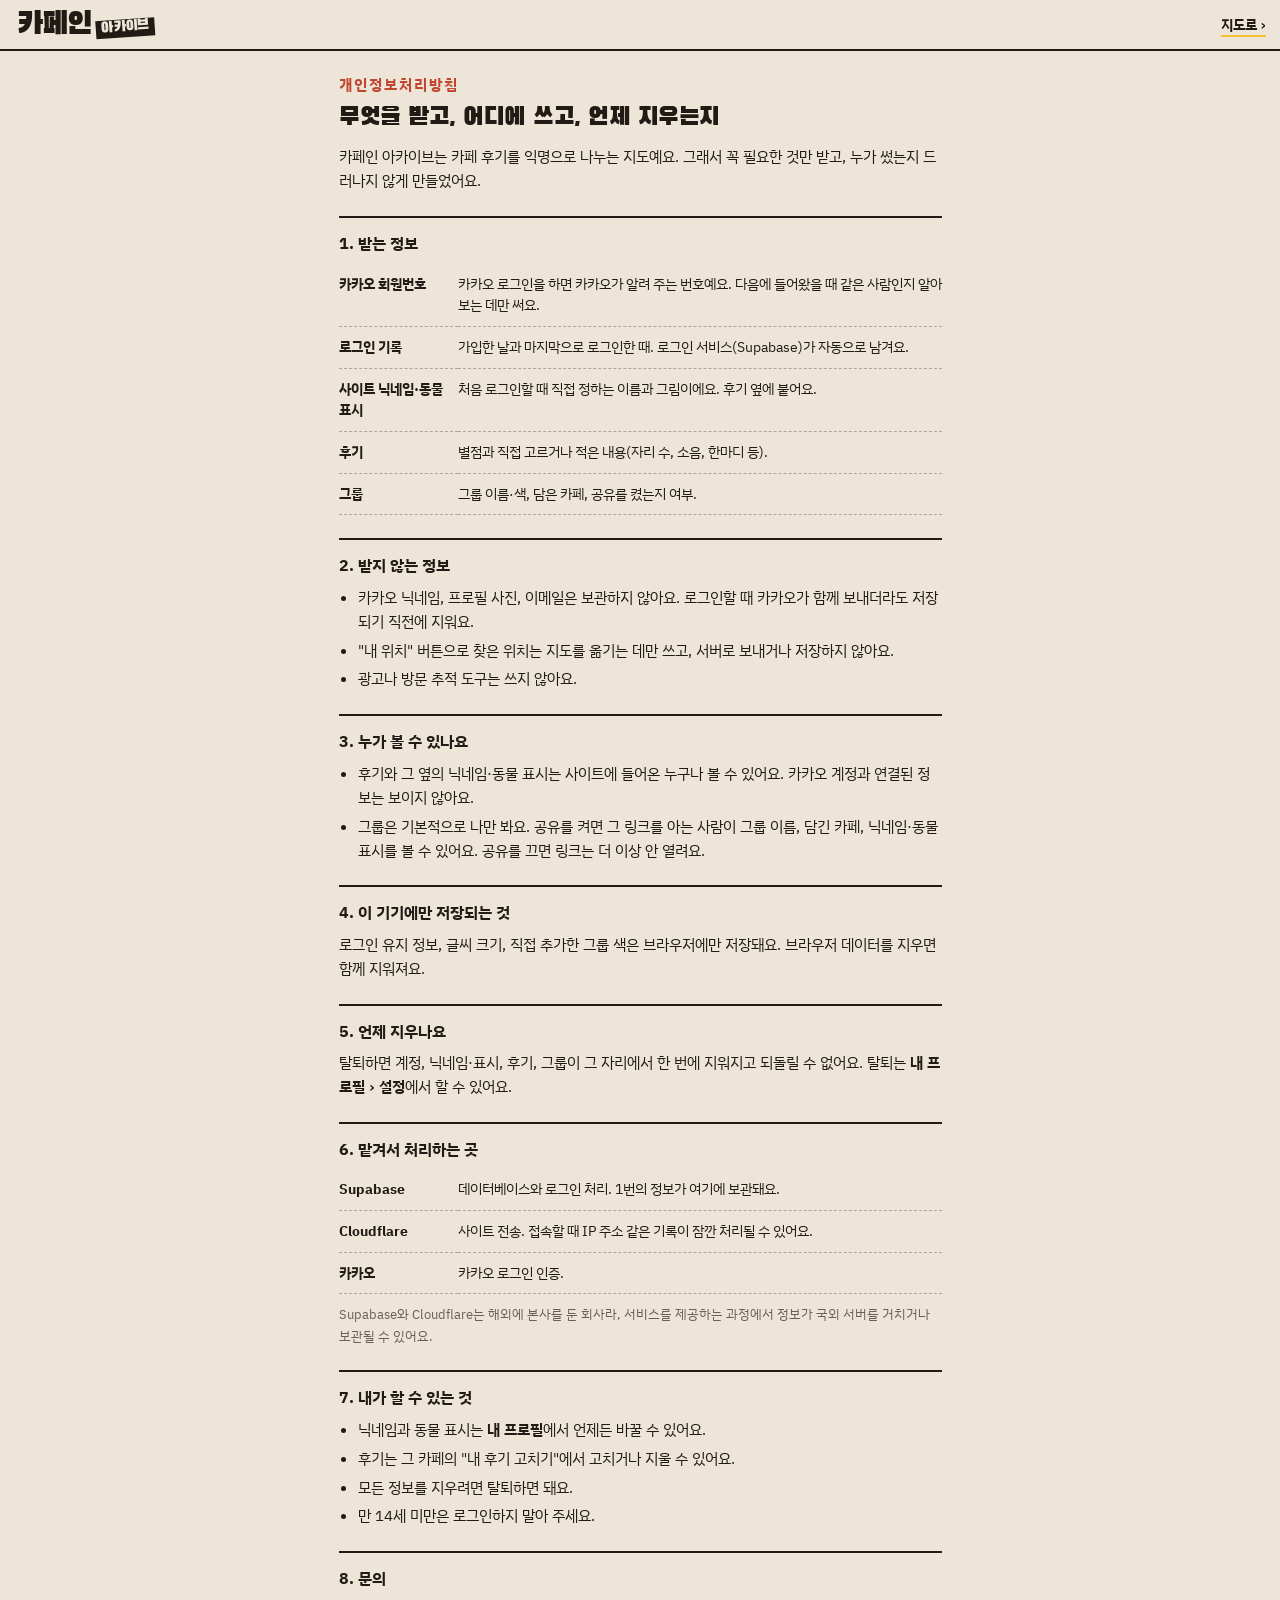
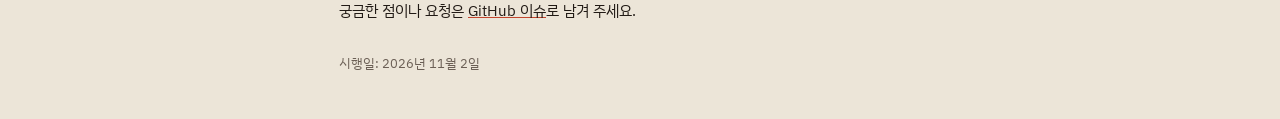
<file: public/privacy.html>
<!doctype html>
<html lang="ko">
<head>
<meta charset="utf-8">
<meta name="viewport" content="width=device-width, initial-scale=1, viewport-fit=cover">
<meta name="theme-color" content="#ece5d8">
<title>개인정보처리방침 · 카페인 아카이브</title>
<link rel="icon" href="assets/icons/favicon-32.png" sizes="32x32">
<link rel="preconnect" href="https://fonts.googleapis.com">
<link rel="preconnect" href="https://fonts.gstatic.com" crossorigin>
<link href="https://fonts.googleapis.com/css2?family=Black+Han+Sans&family=IBM+Plex+Sans+KR:wght@400;500;700&display=swap" rel="stylesheet">
<link rel="stylesheet" href="css/base.css">
<link rel="stylesheet" href="css/map.css">
<link rel="stylesheet" href="css/cafe.css">
<link rel="stylesheet" href="css/account.css">
<link rel="stylesheet" href="css/filters.css">
<link rel="stylesheet" href="css/me.css">
<link rel="stylesheet" href="css/doc.css">
<link rel="stylesheet" href="css/wide.css">
<script>try { var f = localStorage.getItem('caffeine-fs'); if (f) document.documentElement.dataset.fs = f; } catch (e) {}</script>
</head>
<body class="doc">

<header class="top">
  <h1 class="logo"><a href="./" aria-label="카페인 아카이브 지도로">카페인<span>아카이브</span></a></h1>
  <a class="doc-back" href="./">지도로 ›</a>
</header>

<main class="doc-body">
  <p class="doc-kicker">개인정보처리방침</p>
  <h2>무엇을 받고, 어디에 쓰고, 언제 지우는지</h2>
  <p class="doc-lead">카페인 아카이브는 카페 후기를 익명으로 나누는 지도예요. 그래서 꼭 필요한 것만 받고, 누가 썼는지 드러나지 않게 만들었어요.</p>

  <section>
    <h3>1. 받는 정보</h3>
    <table>
      <tr><th>카카오 회원번호</th><td>카카오 로그인을 하면 카카오가 알려 주는 번호예요. 다음에 들어왔을 때 같은 사람인지 알아보는 데만 써요.</td></tr>
      <tr><th>로그인 기록</th><td>가입한 날과 마지막으로 로그인한 때. 로그인 서비스(Supabase)가 자동으로 남겨요.</td></tr>
      <tr><th>사이트 닉네임·동물 표시</th><td>처음 로그인할 때 직접 정하는 이름과 그림이에요. 후기 옆에 붙어요.</td></tr>
      <tr><th>후기</th><td>별점과 직접 고르거나 적은 내용(자리 수, 소음, 한마디 등).</td></tr>
      <tr><th>그룹</th><td>그룹 이름·색, 담은 카페, 공유를 켰는지 여부.</td></tr>
    </table>
  </section>

  <section>
    <h3>2. 받지 않는 정보</h3>
    <ul>
      <li>카카오 닉네임, 프로필 사진, 이메일은 보관하지 않아요. 로그인할 때 카카오가 함께 보내더라도 저장되기 직전에 지워요.</li>
      <li>"내 위치" 버튼으로 찾은 위치는 지도를 옮기는 데만 쓰고, 서버로 보내거나 저장하지 않아요.</li>
      <li>광고나 방문 추적 도구는 쓰지 않아요.</li>
    </ul>
  </section>

  <section>
    <h3>3. 누가 볼 수 있나요</h3>
    <ul>
      <li>후기와 그 옆의 닉네임·동물 표시는 사이트에 들어온 누구나 볼 수 있어요. 카카오 계정과 연결된 정보는 보이지 않아요.</li>
      <li>그룹은 기본적으로 나만 봐요. 공유를 켜면 그 링크를 아는 사람이 그룹 이름, 담긴 카페, 닉네임·동물 표시를 볼 수 있어요. 공유를 끄면 링크는 더 이상 안 열려요.</li>
    </ul>
  </section>

  <section>
    <h3>4. 이 기기에만 저장되는 것</h3>
    <p>로그인 유지 정보, 글씨 크기, 직접 추가한 그룹 색은 브라우저에만 저장돼요. 브라우저 데이터를 지우면 함께 지워져요.</p>
  </section>

  <section>
    <h3>5. 언제 지우나요</h3>
    <p>탈퇴하면 계정, 닉네임·표시, 후기, 그룹이 그 자리에서 한 번에 지워지고 되돌릴 수 없어요. 탈퇴는 <b>내 프로필 › 설정</b>에서 할 수 있어요.</p>
  </section>

  <section>
    <h3>6. 맡겨서 처리하는 곳</h3>
    <table>
      <tr><th>Supabase</th><td>데이터베이스와 로그인 처리. 1번의 정보가 여기에 보관돼요.</td></tr>
      <tr><th>Cloudflare</th><td>사이트 전송. 접속할 때 IP 주소 같은 기록이 잠깐 처리될 수 있어요.</td></tr>
      <tr><th>카카오</th><td>카카오 로그인 인증.</td></tr>
    </table>
    <p class="doc-note">Supabase와 Cloudflare는 해외에 본사를 둔 회사라, 서비스를 제공하는 과정에서 정보가 국외 서버를 거치거나 보관될 수 있어요.</p>
  </section>

  <section>
    <h3>7. 내가 할 수 있는 것</h3>
    <ul>
      <li>닉네임과 동물 표시는 <b>내 프로필</b>에서 언제든 바꿀 수 있어요.</li>
      <li>후기는 그 카페의 "내 후기 고치기"에서 고치거나 지울 수 있어요.</li>
      <li>모든 정보를 지우려면 탈퇴하면 돼요.</li>
      <li>만 14세 미만은 로그인하지 말아 주세요.</li>
    </ul>
  </section>

  <section>
    <h3>8. 문의</h3>
    <p>궁금한 점이나 요청은 <a href="https://github.com/rltgjqmtkdydwk/caffeine-archive/issues" target="_blank" rel="noopener">GitHub 이슈</a>로 남겨 주세요.</p>
  </section>

  <p class="doc-date">시행일: 2026년 11월 2일</p>
</main>

</body>
</html>
</file>
<file: public/css/base.css>
:root {
  --paper: #ece5d8;
  --paper-2: #e0d6c3;
  --ink: #211a15;
  --ink-soft: #6b5f55;
  --study: #56622b;
  --mood: #c2452d;
  --hi: #f2c230;
  --fs: 1;
  --peek: calc(52px + env(safe-area-inset-bottom));
  --half: 50dvh;
  --full: calc(100dvh - 118px - env(safe-area-inset-top));
}

/* 글씨 크기 (설정에서 고름, 이 기기에 저장) */
html[data-fs="s"] { --fs: .9; }
html[data-fs="l"] { --fs: 1.12; }
html[data-fs="xl"] { --fs: 1.25; }

* { box-sizing: border-box; margin: 0; }
html, body { height: 100%; }
[hidden] { display: none !important; }

body {
  display: flex;
  flex-direction: column;
  height: 100dvh;
  overflow: hidden;
  background: var(--paper);
  color: var(--ink);
  font: calc(15px * var(--fs))/1.4 'IBM Plex Sans KR', system-ui, sans-serif;
  -webkit-tap-highlight-color: transparent;
}
button { font: inherit; color: inherit; background: none; border: 0; cursor: pointer; }

/* 상단 */
.top {
  position: relative;
  z-index: 500;
  display: flex;
  align-items: flex-end;
  justify-content: space-between;
  padding: calc(env(safe-area-inset-top) + 13px) 14px 10px 17px;
  border-bottom: 2px solid var(--ink);
  background: var(--paper);
}
.logo {
  display: flex;
  align-items: flex-end;
  gap: 7px;
  font: 400 31px/.85 'Black Han Sans', sans-serif;
  letter-spacing: -1.5px;
}
.logo span {
  padding: 2px 5px 3px;
  background: var(--ink);
  color: var(--paper);
  font-size: 15px;
  letter-spacing: -.5px;
  transform: rotate(-4deg) translate(-3px, -3px);
}
.top-r { display: flex; align-items: flex-end; gap: 11px; }
.logo a { display: flex; align-items: flex-end; gap: inherit; color: inherit; text-decoration: none; }
.logo a:active { transform: translate(1px, 1px); }
.me {
  display: grid;
  place-items: center;
  min-width: 36px;
  height: 33px;
  padding: 0 7px;
  border: 1.5px dashed var(--ink);
  font-size: 12.5px;
  font-weight: 700;
}
.me.in { border-style: solid; background: var(--paper-2); }
.me .mk { width: 25px; height: 25px; }
.mode {
  display: flex;
  border: 2px solid var(--ink);
  background: var(--paper);
  box-shadow: 3px 3px 0 var(--ink);
  transform: rotate(-1.5deg);
}
.mode button { padding: 6px 11px 7px; font-weight: 700; font-size: 14px; }
.mode button.on { background: var(--ink); color: var(--paper); }
</file>
<file: public/css/map.css>
/* 필터 칩 */
.chips {
  position: relative;
  z-index: 500;
  display: flex;
  gap: 7px;
  overflow-x: auto;
  padding: 10px 14px 11px 17px;
  border-bottom: 1px dashed var(--ink-soft);
  background: var(--paper);
  scrollbar-width: none;
}
.chips::-webkit-scrollbar { display: none; }
.chip {
  flex: none;
  display: flex;
  align-items: center;
  gap: 6px;
  padding: 6px 11px 7px;
  border: 1.5px solid var(--ink);
  border-radius: 2px;
  background: var(--paper);
  font-weight: 500;
  white-space: nowrap;
}
.chip small { font-size: calc(11px * var(--fs)); color: var(--ink-soft); }
.chip em { font-style: normal; font-size: calc(11px * var(--fs)); font-weight: 700; color: var(--ink-soft); }
.chip.on { background: var(--ink); color: var(--paper); }
.chip.on small, .chip.on em { color: var(--paper-2); }
.chip-study.on { background: var(--study); border-color: var(--study); }
.chip-mood.on { background: var(--mood); border-color: var(--mood); }

.lines { display: flex; gap: 2px; }
.lines i {
  display: grid;
  place-items: center;
  width: 17px;
  height: 17px;
  border-radius: 50%;
  color: #fff;
  font: 700 10px/1 'IBM Plex Sans KR', sans-serif;
}

/* 지도 */
#map { flex: 1; background: var(--paper-2); }
.leaflet-container { font-family: inherit; }
.leaflet-tile-pane { filter: sepia(.35) saturate(.7) contrast(.96); }
.leaflet-control-attribution {
  font-size: 10px;
  background: rgba(236, 229, 216, .85) !important;
}

.pin, .stn { width: 0; height: 0; }
.pin b {
  position: absolute;
  left: 0;
  top: 0;
  display: block;
  padding: 3px 7px 4px;
  border: 2px solid var(--ink);
  box-shadow: 2px 2px 0 var(--ink);
  color: var(--paper);
  font-size: 13px;
  font-weight: 700;
  white-space: nowrap;
  transform: translate(-50%, calc(-100% - 9px));
  transition: transform .15s;
}
.pin b::after {
  content: '';
  position: absolute;
  left: 50%;
  bottom: -11px;
  margin-left: -5px;
  border-left: 5px solid transparent;
  border-right: 5px solid transparent;
  border-top: 9px solid var(--ink);
}
.pin-study b { background: var(--study); }
.pin-mood b { background: var(--mood); }
.pin-both b { background: linear-gradient(90deg, var(--study) 50%, var(--mood) 50%); }
.pin.is-on b {
  background: var(--hi);
  color: var(--ink);
  transform: translate(-50%, calc(-100% - 9px)) scale(1.2) rotate(-3deg);
}

.stn span {
  position: absolute;
  padding: 1px 5px 2px;
  border: 1.5px solid var(--ink);
  background: var(--paper);
  font-size: 11px;
  font-weight: 700;
  letter-spacing: -.02em;
  white-space: nowrap;
  transform: translate(-50%, 5px);
}
.stn span::before {
  content: '';
  display: inline-block;
  width: 6px;
  height: 6px;
  margin-right: 4px;
  background: var(--ink);
  vertical-align: 1px;
}

.locate {
  position: fixed;
  right: 13px;
  bottom: calc(var(--peek) + 15px);
  z-index: 550;
  transition: bottom .28s cubic-bezier(.3, .7, .2, 1);
  display: grid;
  place-items: center;
  width: 44px;
  height: 44px;
  border: 2px solid var(--ink);
  background: var(--paper);
  box-shadow: 3px 3px 0 var(--ink);
}

/* 하단 목록 */
.sheet {
  position: fixed;
  left: 0;
  right: 0;
  bottom: 0;
  z-index: 600;
  display: flex;
  flex-direction: column;
  height: var(--peek);
  border-top: 2px solid var(--ink);
  background: var(--paper);
  transition: height .28s cubic-bezier(.3, .7, .2, 1);
}
/* 목록은 세 단계: 손잡이만(peek) → 절반(half) → 화면 가득(full) */
body[data-sheet="half"] .sheet { height: var(--half); }
body[data-sheet="full"] .sheet { height: var(--full); }
body[data-sheet="half"] .locate { bottom: calc(var(--half) + 15px); }
body[data-sheet="full"] .locate { visibility: hidden; }
.handle {
  flex: none;
  display: flex;
  align-items: center;
  gap: 13px;
  height: 52px;
  padding: 0 17px;
  border-bottom: 1px solid var(--ink);
  touch-action: none;
  user-select: none;
}
.handle small { margin-left: auto; font-size: calc(11.5px * var(--fs)); color: var(--ink-soft); }
body:not([data-sheet="peek"]) .handle small { display: none; }
.handle span { width: 34px; height: 5px; background: var(--ink); transform: rotate(-3deg); }
.handle em { font-style: normal; font-weight: 700; font-size: calc(13px * var(--fs)); }

.list {
  flex: 1;
  overflow-y: auto;
  padding: 0 0 calc(env(safe-area-inset-bottom) + 22px);
  list-style: none;
}
.list li { border-bottom: 1px dashed #b9ad9c; }
.item { display: block; width: 100%; padding: 13px 17px 15px 19px; text-align: left; }
.item:active { background: var(--paper-2); }
.item strong { display: block; margin: 5px 0 1px; font-size: calc(17px * var(--fs)); letter-spacing: -.02em; }
.item small { font-size: calc(12.5px * var(--fs)); color: var(--ink-soft); }
.item p { margin-top: 6px; font-size: calc(13.5px * var(--fs)); line-height: 1.5; color: #3d342d; }
.empty { padding: 27px 19px; color: var(--ink-soft); }

.tag {
  display: inline-block;
  margin-right: 4px;
  padding: 1px 6px 2px;
  color: var(--paper);
  font: 700 calc(11px * var(--fs))/1.4 'IBM Plex Sans KR', sans-serif;
}
.tag-study { background: var(--study); }
.tag-mood { background: var(--mood); }
</file>
<file: public/css/cafe.css>
/* 상세 */
.detail {
  position: fixed;
  left: 9px;
  right: 11px;
  bottom: calc(env(safe-area-inset-bottom) + 11px);
  z-index: 700;
  max-height: 72dvh;
  overflow-y: auto;
  padding: 17px 18px 16px;
  border: 2px solid var(--ink);
  background: var(--paper);
  box-shadow: 5px 5px 0 var(--ink);
  animation: up .22s ease-out;
}
@keyframes up { from { transform: translateY(26px); opacity: 0; } }
.detail .x {
  position: absolute;
  top: 6px;
  right: 7px;
  width: 38px;
  height: 38px;
  font-size: calc(26px * var(--fs));
  line-height: 1;
}
/* 이름 줄: 왼쪽 이름, 오른쪽 하트·공유 */
.dhead { display: flex; align-items: flex-end; gap: 10px; margin: 4px 36px 10px 0; }
.dname { flex: 1; min-width: 0; }
.dicons { display: flex; gap: 5px; flex: none; margin-bottom: 1px; }
.ic {
  display: grid;
  place-items: center;
  width: 37px;
  height: 37px;
  border: 1.5px solid var(--ink);
  background: var(--paper);
  color: var(--ink);
}
.ic:active { transform: translate(1px, 1px); }
.ic.heart { font-size: 23px; line-height: 1; padding-bottom: 2px; font-family: system-ui, sans-serif; }
.ic.heart.on { background: #f6e3dc; color: var(--mood); border-color: var(--mood); }
.detail h2 {
  margin: 5px 0 0;
  font: 400 calc(27px * var(--fs))/1.1 'Black Han Sans', sans-serif;
  letter-spacing: -.5px;
}
.detail dl {
  display: grid;
  grid-template-columns: auto 1fr;
  gap: 5px 13px;
  font-size: calc(13.5px * var(--fs));
}
.detail dt { color: var(--ink-soft); }
.detail .ext {
  color: var(--ink);
  font-weight: 700;
  text-decoration: none;
  background: linear-gradient(transparent 60%, var(--hi) 60%);
}
.detail .ext::after { content: ' ↗'; font-weight: 400; }
.detail .note {
  margin: 13px 0 4px;
  padding-left: 10px;
  border-left: 3px solid var(--hi);
  line-height: 1.55;
}
.detail .sample { margin-top: 9px; font-size: calc(11px * var(--fs)); color: var(--mood); }
.go { display: flex; gap: 7px; margin-top: 15px; }
.go a {
  flex: 1;
  padding: 10px 0 11px;
  border: 2px solid var(--ink);
  color: var(--ink);
  font-weight: 700;
  font-size: calc(14px * var(--fs));
  text-align: center;
  text-decoration: none;
}
.go a:first-child { background: var(--ink); color: var(--paper); }


/* 후기 요약 (상세 카드 안) */
.item .n { color: var(--mood); font-weight: 700; }
.rv {
  margin: 15px -18px 0;
  padding: 14px 18px 3px;
  border-top: 2px solid var(--ink);
  background: var(--paper-2);
}
.rv-none { padding: 2px 0 11px; font-size: calc(13px * var(--fs)); color: var(--ink-soft); }
.rv-top { display: flex; align-items: center; gap: 15px; margin-bottom: 13px; }
.rv-avg { font: 400 calc(37px * var(--fs))/1 'Black Han Sans', sans-serif; letter-spacing: -1px; }
.rv-avg span { margin-right: 3px; color: var(--mood); font-size: calc(27px * var(--fs)); vertical-align: 4px; }
.rv-dist { flex: 1; display: grid; gap: 2px; max-width: 150px; }
.rv-dist span { display: flex; align-items: center; gap: 5px; height: 7px; }
.rv-dist small { width: 7px; font-size: calc(9px * var(--fs)); line-height: 1; color: var(--ink-soft); }
.rv-dist i { display: block; height: 5px; min-width: 2px; background: var(--ink); }
.rv-n { align-self: flex-end; margin-left: auto; font-size: calc(12px * var(--fs)); font-weight: 700; color: var(--ink-soft); }
.rv-split { display: flex; height: 25px; margin-bottom: 11px; border: 2px solid var(--ink); }
.rv-split span {
  display: flex;
  align-items: center;
  min-width: 56px;
  padding: 0 8px;
  color: var(--paper);
  font-size: calc(12px * var(--fs));
  font-weight: 700;
  white-space: nowrap;
}
.rv-split .s-study { background: var(--study); }
.rv-split .s-mood { background: var(--mood); justify-content: flex-end; }
.rv-split .s-study + .s-mood { border-left: 2px solid var(--ink); }
.rv-facts {
  display: grid;
  grid-template-columns: 5.6em 1fr;
  gap: 6px 11px;
  margin-bottom: 12px;
  font-size: calc(13.5px * var(--fs));
}
.rv-facts dt { color: var(--ink-soft); font-size: calc(12.5px * var(--fs)); padding-top: 1px; }
.rv-facts dd { font-weight: 500; }
.rv-facts em { font-style: normal; font-size: calc(11px * var(--fs)); color: var(--ink-soft); }
.meter { display: inline-flex; gap: 2px; margin-right: 7px; vertical-align: -1px; }
.meter i { width: 9px; height: 12px; border: 1.5px solid var(--ink); }
.meter i.on { background: var(--ink); }
.rv-words { list-style: none; padding: 0; margin: 0 -18px; }
.rv-words li { padding: 10px 18px 11px 21px; border-top: 1px dashed #b3a690; }
.rv-who { display: flex; align-items: center; gap: 6px; font-size: calc(12.5px * var(--fs)); }
.rv-who b { font-weight: 700; }
.rv-who small { margin-left: auto; font-size: calc(11px * var(--fs)); color: var(--ink-soft); }
.rv-stars { color: var(--mood); font-size: calc(11.5px * var(--fs)); letter-spacing: .5px; }
.rv-words p { margin-top: 4px; font-size: calc(13.5px * var(--fs)); line-height: 1.55; }

.write-btn {
  display: block;
  width: 100%;
  margin-top: 13px;
  padding: 12px 0 13px;
  border: 2px solid var(--ink);
  background: var(--hi);
  box-shadow: 3px 3px 0 var(--ink);
  font-weight: 700;
  font-size: calc(15px * var(--fs));
}
.write-btn:active { transform: translate(2px, 2px); box-shadow: 1px 1px 0 var(--ink); }
</file>
<file: public/css/account.css>
/* 프로필 동물 (카카오 사진 대신) */
.mk {
  display: inline-block;
  flex: none;
  width: 22px;
  height: 22px;
  vertical-align: middle;
}
.mk svg { display: block; width: 100%; height: 100%; }

/* 패널: 로그인 / 프로필 / 후기 쓰기 */
.panel {
  position: fixed;
  inset: 0;
  z-index: 1100;
  display: flex;
  flex-direction: column;
  background: var(--paper);
  animation: up .2s ease-out;
}
.w-head {
  position: relative;
  padding: calc(env(safe-area-inset-top) + 15px) 54px 12px 18px;
  border-bottom: 2px solid var(--ink);
}
.w-head small { display: flex; align-items: center; gap: 5px; font-size: calc(11.5px * var(--fs)); font-weight: 700; color: var(--ink-soft); }
.w-head h2 { margin-top: 3px; font: 400 calc(25px * var(--fs))/1.1 'Black Han Sans', sans-serif; letter-spacing: -.5px; }
.w-x {
  position: absolute;
  right: 8px;
  top: calc(env(safe-area-inset-top) + 9px);
  width: 42px;
  height: 42px;
  font-size: calc(28px * var(--fs));
  line-height: 1;
}
.w-body { flex: 1; overflow-y: auto; padding: 14px 18px 27px 18px; -webkit-overflow-scrolling: touch; }
.w-hint { margin: 17px 0 9px; font-size: calc(13px * var(--fs)); color: var(--ink-soft); line-height: 1.5; }
.w-demo { margin-top: 15px; font-size: calc(12px * var(--fs)); color: var(--mood); }

.w-group {
  display: flex;
  align-items: center;
  gap: 9px;
  margin: 21px 0 9px;
  font-size: calc(11px * var(--fs));
  font-weight: 700;
  letter-spacing: .2em;
  color: var(--ink-soft);
}
.w-group::after { content: ''; flex: 1; border-top: 1px dashed var(--ink-soft); }

.w-q { margin-bottom: 13px; }
.w-label { display: block; margin-bottom: 6px; font-size: calc(13.5px * var(--fs)); font-weight: 700; }
.w-label small { margin-left: 6px; font-weight: 400; font-size: calc(11px * var(--fs)); color: var(--ink-soft); }
.w-label .req { padding: 1px 5px 2px; background: var(--mood); color: var(--paper); font-weight: 700; font-size: calc(10.5px * var(--fs)); }
.w-opts { display: flex; flex-wrap: wrap; gap: 6px 5px; }
.opt {
  padding: 7px 11px 8px;
  border: 1.5px solid var(--ink);
  border-radius: 2px;
  background: var(--paper);
  font-size: calc(13.5px * var(--fs));
  font-weight: 500;
}
.opt.on { background: var(--ink); color: var(--paper); }

.w-must { margin: 0 -18px; padding: 3px 18px 15px; border-bottom: 2px solid var(--ink); }
.w-stars { display: flex; align-items: center; gap: 1px; margin-left: -4px; }
.w-stars button {
  padding: 0 3px;
  color: var(--paper-2);
  font-size: calc(41px * var(--fs));
  line-height: 1.05;
  -webkit-text-stroke: 1.5px var(--ink);
  transition: transform .1s;
}
.w-stars button.on { color: var(--hi); }
.w-stars button:active { transform: scale(.88) rotate(-8deg); }
.w-star-word { margin-left: 9px; font-size: calc(13.5px * var(--fs)); font-weight: 700; color: var(--ink-soft); }

.w-q.big { padding: 13px 13px 14px 14px; border: 2px solid var(--ink); background: var(--paper-2); transform: rotate(-.6deg); }
.w-q.big .w-label { font-size: calc(15px * var(--fs)); }
.w-q.big .opt { flex: 1; padding: 11px 0 12px; font-size: calc(17px * var(--fs)); font-weight: 700; text-align: center; }
.opt.o-study.on { background: var(--study); border-color: var(--study); }
.opt.o-mood.on { background: var(--mood); border-color: var(--mood); }

.w-text { position: relative; display: block; }
.w-text textarea {
  display: block;
  width: 100%;
  padding: 10px 11px 24px;
  border: 1.5px solid var(--ink);
  border-radius: 0;
  background: #f6f1e7;
  color: var(--ink);
  font: inherit;
  font-size: calc(15px * var(--fs));
  resize: vertical;
}
.w-text textarea:focus, .nick input:focus { outline: 2px solid var(--hi); outline-offset: 1px; }
.w-text small { position: absolute; right: 9px; bottom: 6px; font-size: calc(11px * var(--fs)); color: var(--ink-soft); }
.w-del { margin-top: 19px; font-size: calc(12.5px * var(--fs)); color: var(--mood); text-decoration: underline; }

/* 로그인 안내 */
.promise { list-style: none; padding: 0; margin: 7px 0 0; counter-reset: p; }
.promise li {
  position: relative;
  padding: 11px 0 12px 31px;
  border-bottom: 1px dashed #b3a690;
  font-size: calc(14px * var(--fs));
  line-height: 1.55;
  counter-increment: p;
}
.promise li::before {
  content: counter(p);
  position: absolute;
  left: 1px;
  top: 12px;
  width: 19px;
  height: 19px;
  background: var(--ink);
  color: var(--paper);
  font: 700 calc(11px * var(--fs))/19px 'IBM Plex Sans KR', sans-serif;
  text-align: center;
}
.promise b { background: linear-gradient(transparent 58%, var(--hi) 58%); }
.kakao {
  display: flex;
  align-items: center;
  justify-content: center;
  gap: 8px;
  width: 100%;
  padding: 13px 0 14px;
  border-radius: 6px;
  background: #fee500;
  color: rgba(0, 0, 0, .85);
  font-weight: 700;
  font-size: calc(15.5px * var(--fs));
}
.kakao:disabled { opacity: .6; }

/* 프로필 */
.nick { display: flex; gap: 6px; }
.nick input {
  flex: 1;
  min-width: 0;
  padding: 10px 11px 11px;
  border: 1.5px solid var(--ink);
  border-radius: 0;
  background: #f6f1e7;
  color: var(--ink);
  font: inherit;
  font-size: calc(17px * var(--fs));
  font-weight: 700;
}
.nick button { padding: 0 12px; border: 1.5px dashed var(--ink); font-size: calc(13px * var(--fs)); font-weight: 700; }
.marks { display: flex; flex-wrap: wrap; gap: 6px 7px; }
.marks { gap: 8px 9px; }
.marks button {
  display: grid;
  place-items: center;
  width: 74px;
  padding: 8px 0 7px;
  border: 1.5px solid var(--ink);
  background: var(--paper);
}
.marks button .mk { width: 50px; height: 50px; }
.marks button small { display: block; margin-top: 3px; font-size: calc(11.5px * var(--fs)); font-weight: 700; }
.marks button.on { background: var(--hi); box-shadow: 3px 3px 0 var(--ink); transform: translate(-1px, -2px) rotate(-3deg); }
.acct { display: flex; flex-direction: column; align-items: flex-start; gap: 13px; margin-top: 39px; padding-top: 15px; border-top: 1px solid var(--ink); }
.acct button { font-size: calc(13.5px * var(--fs)); font-weight: 700; text-decoration: underline; }
.acct .danger { color: var(--mood); font-weight: 500; font-size: calc(12.5px * var(--fs)); }

.w-foot {
  padding: 10px 14px calc(env(safe-area-inset-bottom) + 11px) 16px;
  border-top: 2px solid var(--ink);
  background: var(--paper);
}
.w-err { margin-bottom: 8px; font-size: calc(12.5px * var(--fs)); color: var(--mood); }
.w-send {
  display: block;
  width: 100%;
  padding: 13px 0 14px;
  border: 2px solid var(--ink);
  background: var(--hi);
  box-shadow: 3px 3px 0 var(--ink);
  font-weight: 700;
  font-size: calc(16px * var(--fs));
}
.w-send:disabled { background: var(--paper-2); color: var(--ink-soft); box-shadow: none; border-style: dashed; cursor: default; }

.toast {
  position: fixed;
  left: 50%;
  top: calc(env(safe-area-inset-top) + 70px);
  z-index: 1150;
  padding: 9px 15px 10px;
  border: 2px solid var(--ink);
  background: var(--ink);
  color: var(--paper);
  font-size: calc(14px * var(--fs));
  font-weight: 700;
  white-space: nowrap;
  transform: translateX(-50%) rotate(-1deg);
}
</file>
<file: public/css/filters.css>
/* 검색칸 (필터 줄 맨 앞) */
.chip-list { display: contents; }
.q {
  flex: none;
  width: 118px;
  padding: 6px 9px 7px;
  border: 1.5px dashed var(--ink);
  border-radius: 0;
  background: #f6f1e7;
  color: var(--ink);
  font: inherit;
  font-size: calc(14px * var(--fs));
  transition: width .2s;
}
.q:focus { width: 170px; outline: 2px solid var(--hi); outline-offset: 1px; border-style: solid; }
.q::placeholder { color: var(--ink-soft); }

/* 분류 안 된 카페 */
.pin-none b { background: var(--paper); color: var(--ink); font-size: 11px; }
.item.plain strong { margin-top: 0; font-size: calc(16px * var(--fs)); font-weight: 500; }
.more { padding: 13px 19px 15px; font-size: calc(12.5px * var(--fs)); color: var(--ink-soft); }
.detail .untagged { margin: 11px 0 2px; font-size: calc(12.5px * var(--fs)); color: var(--ink-soft); }

/* 당기라는 안내 */
.hint {
  position: fixed;
  left: 50%;
  top: calc(env(safe-area-inset-top) + 138px);
  z-index: 520;
  padding: 6px 12px 7px;
  border: 1.5px solid var(--ink);
  background: var(--hi);
  box-shadow: 2px 2px 0 var(--ink);
  font-size: 12.5px;
  font-weight: 700;
  white-space: nowrap;
  transform: translateX(-50%) rotate(-1.2deg);
}

/* 운영자 줄 */
.admin {
  display: flex;
  flex-wrap: wrap;
  align-items: center;
  gap: 6px;
  margin: 13px 0 0;
  padding: 9px 10px 10px 11px;
  border: 1.5px dashed var(--ink-soft);
}
.admin small { margin-right: 3px; font-size: calc(11px * var(--fs)); font-weight: 700; letter-spacing: .1em; color: var(--ink-soft); }
.admin button { padding: 4px 9px 5px; border: 1.5px solid var(--ink); font-size: calc(12.5px * var(--fs)); font-weight: 700; }
.admin button.on { background: var(--ink); color: var(--paper); }
.admin .hide { margin-left: auto; border-style: dashed; color: var(--mood); border-color: var(--mood); }


/* 그룹 칩 */
.chip-new { border-style: dashed; color: var(--ink-soft); }
.chip small { font-size: calc(10.5px * var(--fs)); }
.chip-study.on { background: var(--study); border-color: var(--study); }
.chip-mood.on { background: var(--mood); border-color: var(--mood); }

/* 담기 창 */
.picks { list-style: none; padding: 0; margin: 2px 0 0; }
.picks li { border-bottom: 1px dashed #b3a690; }
.pick { display: flex; align-items: center; gap: 11px; width: 100%; padding: 13px 3px 14px 1px; text-align: left; }
.pick .box { flex: none; width: 21px; height: 21px; border: 2px solid var(--ink); background: var(--paper); }
.pick.on .box { background: var(--ink); box-shadow: inset 0 0 0 3px var(--hi); }
.pick b { font-size: calc(16px * var(--fs)); }
.pick small { margin-left: auto; font-size: calc(12px * var(--fs)); color: var(--ink-soft); }
.new-list { display: flex; gap: 6px; margin-top: 17px; }
.new-list input {
  flex: 1;
  min-width: 0;
  padding: 10px 11px 11px;
  border: 1.5px solid var(--ink);
  border-radius: 0;
  background: #f6f1e7;
  color: var(--ink);
  font: inherit;
  font-size: calc(15px * var(--fs));
}
.new-list input:focus { outline: 2px solid var(--hi); outline-offset: 1px; }
.new-list button { padding: 0 13px; border: 1.5px dashed var(--ink); font-size: calc(13.5px * var(--fs)); font-weight: 700; }


/* 좁은 화면에서 머리줄이 두 줄로 깨지지 않게 */
.logo, .logo span, .me, .mode button { white-space: nowrap; }
.top { gap: 9px; }
.top-r { gap: 8px; flex: none; }
@media (max-width: 420px) {
  .logo { font-size: clamp(24px, 7.2vw, 31px); gap: 5px; }
  .logo span { font-size: 12.5px; padding: 2px 4px 3px; }
  .mode button { padding: 6px 9px 7px; font-size: 13.5px; }
  .me { min-width: 33px; height: 31px; padding: 0 6px; font-size: 12px; }
}


/* 그룹을 보고 있을 때 필터 줄 */
.chip-back {
  background: var(--hi);
  box-shadow: 2px 2px 0 var(--ink);
  font-weight: 700;
  border-left: 6px solid var(--g, var(--ink));
}
.chip-back .mk { margin-right: 2px; }
.chip-act { background: var(--ink); color: var(--paper); font-weight: 700; }
.chip-ghost { border-style: dashed; color: var(--ink-soft); }
.chip-ghost.danger { color: var(--mood); border-color: var(--mood); }
</file>
<file: public/css/me.css>
/* 내 프로필 */
.who { display: flex; align-items: center; gap: 10px; margin-top: 6px; }
.who .mk { width: 40px; height: 40px; }
.who h2 { margin: 0; }
.who-edit { margin-left: 3px; font-size: calc(12.5px * var(--fs)); color: var(--ink-soft); text-decoration: underline; }
.groups, .menu { list-style: none; padding: 0; margin: 0; }
.groups li, .menu li { border-bottom: 1px dashed #b3a690; }
.grow { display: flex; align-items: center; gap: 4px; }
.gopen, .menu button, .grow-new {
  display: flex;
  align-items: center;
  gap: 9px;
  width: 100%;
  padding: 13px 2px 14px 1px;
  text-align: left;
  font-size: 15.5px;
}
.gopen { flex: 1; min-width: 0; }
.gdot {
  flex: none;
  width: 26px;
  height: 26px;
  margin: 0 5px 0 1px;
  border: 2px solid var(--ink);
  border-radius: 50%;
  background: var(--g);
  box-shadow: 2px 2px 0 var(--ink);
}
.painting .gdot { transform: translate(1px, 1px); box-shadow: none; outline: 2px solid var(--hi); outline-offset: 2px; }
.gname { font-weight: 700; overflow: hidden; text-overflow: ellipsis; white-space: nowrap; }
.gname.heart { font-size: calc(19px * var(--fs)); line-height: 1; font-family: system-ui, sans-serif; color: var(--g); }
.gopen span { margin-left: auto; font-size: calc(12.5px * var(--fs)); color: var(--ink-soft); }
.gopen i { font-style: normal; font-size: calc(20px * var(--fs)); color: var(--ink-soft); }
.grow-new { color: var(--ink-soft); font-size: calc(14px * var(--fs)); }

/* 그룹 색 팔레트 */
.pal { display: flex; flex-wrap: wrap; gap: 9px 8px; padding: 2px 0 15px 38px; }
.sw {
  position: relative;
  display: grid;
  place-items: center;
  width: 30px;
  height: 30px;
  border: 2px solid var(--ink);
  border-radius: 50%;
  background: var(--c);
  cursor: pointer;
}
.sw.on { box-shadow: 0 0 0 3px var(--paper), 0 0 0 5px var(--ink); }
.sw.add { background: var(--paper); border-style: dashed; font-size: calc(19px * var(--fs)); font-weight: 700; line-height: 1; color: var(--ink); }
.sw.add input { position: absolute; inset: 0; width: 100%; height: 100%; opacity: 0; cursor: pointer; border: 0; padding: 0; }
.groups li:last-child { border-bottom: 0; }
.menu { border-top: 2px solid var(--ink); }
.menu button { font-weight: 700; }
.menu-link { display: flex; align-items: center; gap: 9px; padding: 13px 2px 14px 1px; color: var(--ink); text-decoration: none; font-weight: 700; font-size: calc(15.5px * var(--fs)); }
.to-settings { display: block; }
.menu .danger { color: var(--mood); font-weight: 500; font-size: 13.5px; }
.menu i { margin-left: auto; font-style: normal; font-size: 20px; color: var(--ink-soft); }
.live { padding: 1px 6px 2px; background: var(--mood); color: var(--paper); font-size: calc(10.5px * var(--fs)); font-weight: 700; font-style: normal; }


/* 그룹을 보고 있을 땐 핀도 그룹 색 */
.pin-g b { background: var(--g); }
.pick b { border-left: 5px solid var(--g, transparent); padding-left: 7px; }
.pick.on .box { background: var(--g, var(--ink)); box-shadow: inset 0 0 0 3px var(--paper); }

/* 설정 */
.w-head.has-back { padding-left: 50px; }
.w-back {
  position: absolute;
  left: 7px;
  top: calc(env(safe-area-inset-top) + 9px);
  width: 40px;
  height: 42px;
  font-size: 30px;
  line-height: 1;
}
.seg { display: flex; border: 2px solid var(--ink); }
.seg button { flex: 1; padding: 11px 0 12px; border-left: 1.5px solid var(--ink); font-weight: 700; }
.seg button:first-child { border-left: 0; }
.seg-s { font-size: 12.5px; }
.seg-m { font-size: 14px; }
.seg-l { font-size: 16px; }
.seg-xl { font-size: 17.5px; }
.seg button.on { background: var(--ink); color: var(--paper); }
.fs-preview { margin-top: 13px; padding: 12px 14px 13px 15px; border: 1.5px dashed var(--ink-soft); }
.fs-preview strong { display: block; margin: 5px 0 1px; font-size: calc(17px * var(--fs)); letter-spacing: -.02em; }
.fs-preview small { font-size: calc(12.5px * var(--fs)); color: var(--ink-soft); }
.fs-preview p { margin-top: 6px; font-size: calc(13.5px * var(--fs)); line-height: 1.5; }
.fs-preview + .w-hint { margin-top: 7px; }
.to-settings { margin-top: 21px; font-size: 12.5px; color: var(--ink-soft); text-decoration: underline; }

/* 내가 후기 쓴 카페 */
.pin.mine b::before {
  content: '★';
  position: absolute;
  top: -10px;
  right: -11px;
  display: grid;
  place-items: center;
  width: 17px;
  height: 17px;
  border: 1.5px solid var(--ink);
  border-radius: 50%;
  background: var(--hi);
  color: var(--ink);
  font-size: 10px;
  line-height: 1;
}
.tag-mine { background: var(--hi); color: var(--ink); }

/* 프로필의 새 그룹 입력칸 */
.new-row { display: flex; gap: 6px; padding: 12px 0 4px; border-bottom: 0 !important; }
.new-row input {
  flex: 1;
  min-width: 0;
  padding: 9px 10px 10px;
  border: 1.5px dashed var(--ink);
  border-radius: 0;
  background: #f6f1e7;
  color: var(--ink);
  font: inherit;
  font-size: calc(14.5px * var(--fs));
}
.new-row input:focus { outline: 2px solid var(--hi); outline-offset: 1px; border-style: solid; }
.new-row button { flex: none; padding: 0 12px; border: 1.5px solid var(--ink); background: var(--hi); font-weight: 700; font-size: calc(13.5px * var(--fs)); }
.new-row button:disabled { opacity: .5; }
</file>
<file: public/css/doc.css>
/* 문서 페이지 (개인정보처리방침) */
body.doc { display: block; height: auto; min-height: 100dvh; overflow: auto; }
.doc .top { position: sticky; top: 0; align-items: center; }
.doc-back { font-size: 13.5px; font-weight: 700; color: var(--ink); text-decoration: none; border-bottom: 2px solid var(--hi); }
.doc-body { max-width: 640px; margin: 0 auto; padding: 22px 18px calc(env(safe-area-inset-bottom) + 46px) 19px; }
.doc-kicker { font-size: calc(11.5px * var(--fs)); font-weight: 700; letter-spacing: .14em; color: var(--mood); }
.doc-body h2 { margin: 6px 0 12px; font: 400 calc(25px * var(--fs))/1.2 'Black Han Sans', sans-serif; letter-spacing: -.5px; }
.doc-lead { margin-bottom: 8px; line-height: 1.65; }
.doc-body section { margin-top: 23px; padding-top: 14px; border-top: 2px solid var(--ink); }
.doc-body h3 { margin-bottom: 9px; font-size: calc(16px * var(--fs)); }
.doc-body p, .doc-body li { line-height: 1.65; font-size: calc(14.5px * var(--fs)); }
.doc-body ul { padding-left: 19px; }
.doc-body li + li { margin-top: 5px; }
.doc-body table { width: 100%; border-collapse: collapse; font-size: calc(14px * var(--fs)); }
.doc-body th, .doc-body td { padding: 9px 0 10px; border-bottom: 1px dashed #b3a690; vertical-align: top; text-align: left; line-height: 1.55; }
.doc-body th { width: 8.5em; padding-right: 12px; font-weight: 700; }
.doc-body a { color: var(--ink); text-decoration-color: var(--mood); }
.doc-note { margin-top: 10px; font-size: calc(13px * var(--fs)) !important; color: var(--ink-soft); }
.doc-date { margin-top: 30px; font-size: calc(12.5px * var(--fs)) !important; color: var(--ink-soft); }
</file>
<file: public/css/wide.css>
/* 넓은 화면 */
@media (min-width: 860px) {
  .sheet, body[data-sheet] .sheet {
    left: auto;
    right: 19px;
    bottom: 18px;
    width: 370px;
    height: calc(100dvh - 165px);
    border: 2px solid var(--ink);
    box-shadow: 6px 6px 0 var(--ink);
  }
  .handle { pointer-events: none; }
  .handle span { display: none; }
  .detail { left: auto; right: 405px; bottom: 18px; width: 340px; }
  .locate, body[data-sheet] .locate { right: auto; left: 15px; bottom: 26px; visibility: visible; }
  .panel { inset: 18px 19px 18px auto; width: 430px; border: 2px solid var(--ink); box-shadow: 6px 6px 0 var(--ink); }
}
</file>
